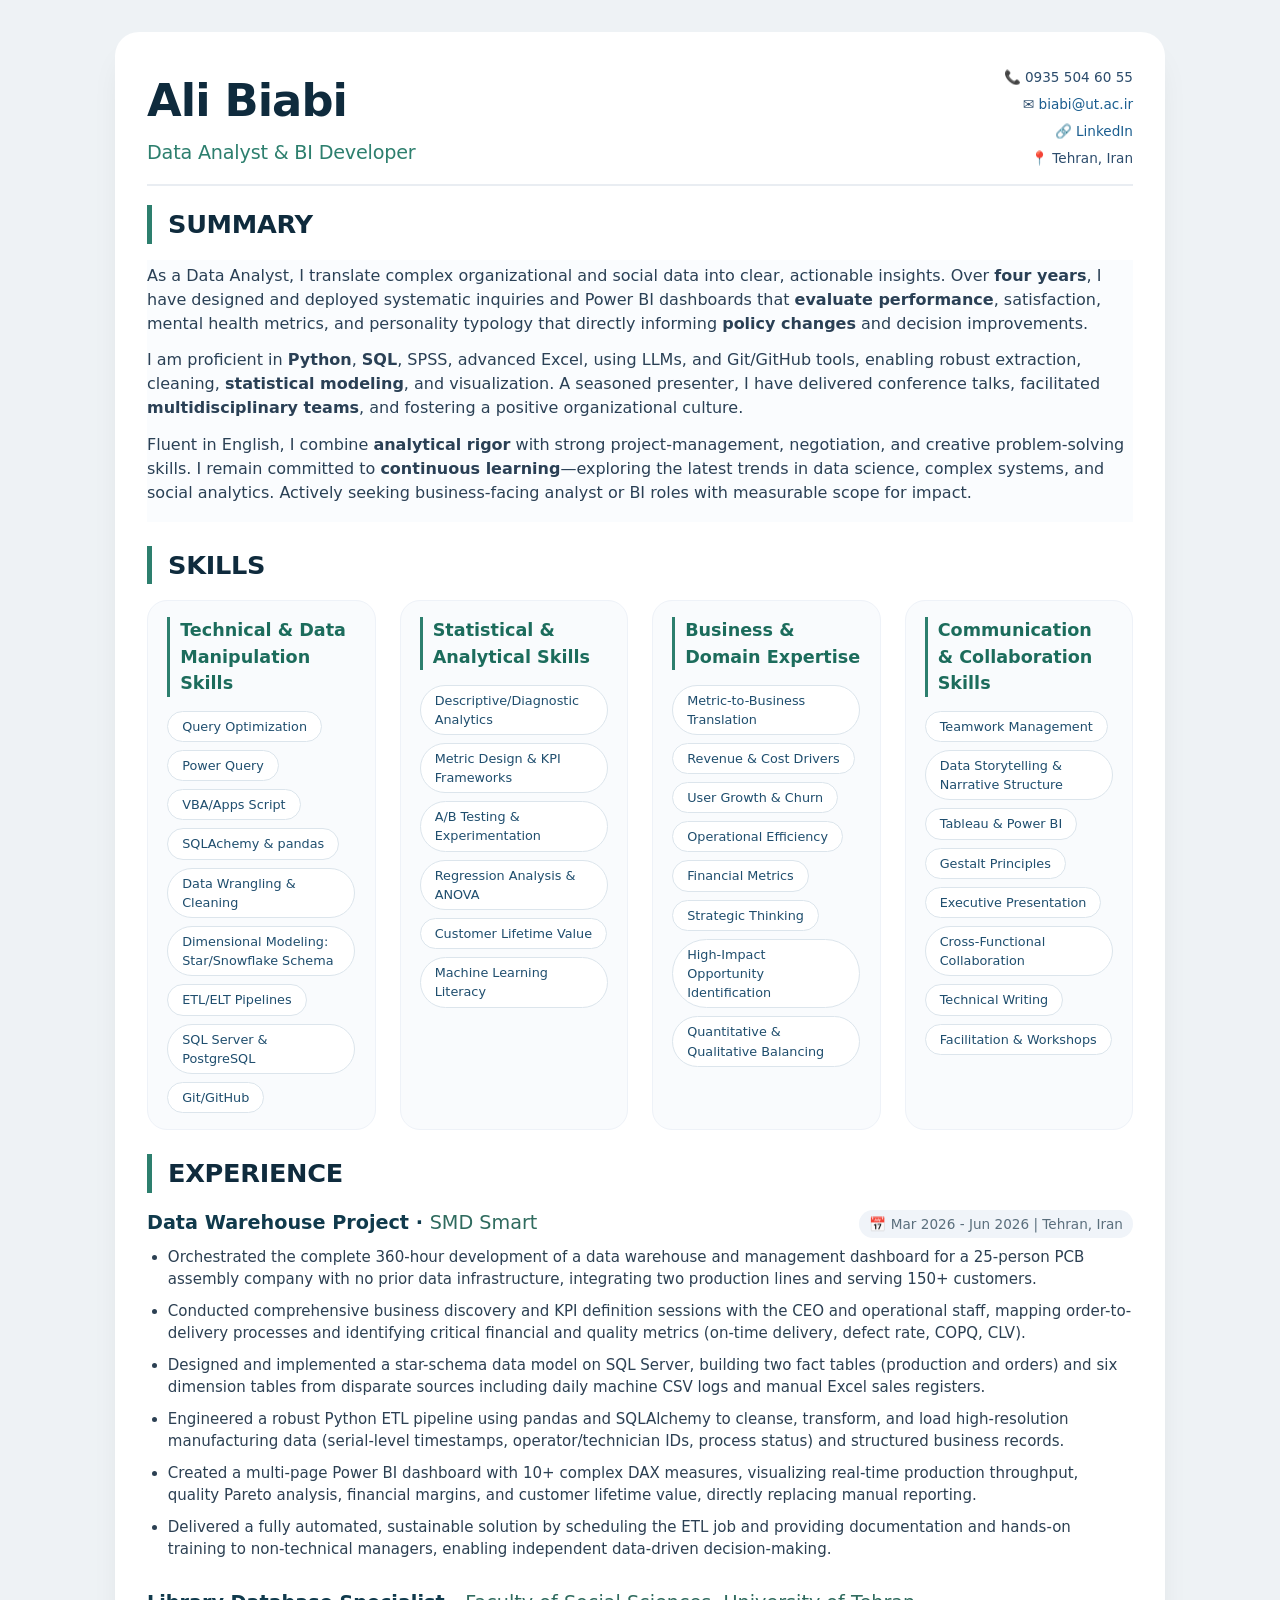
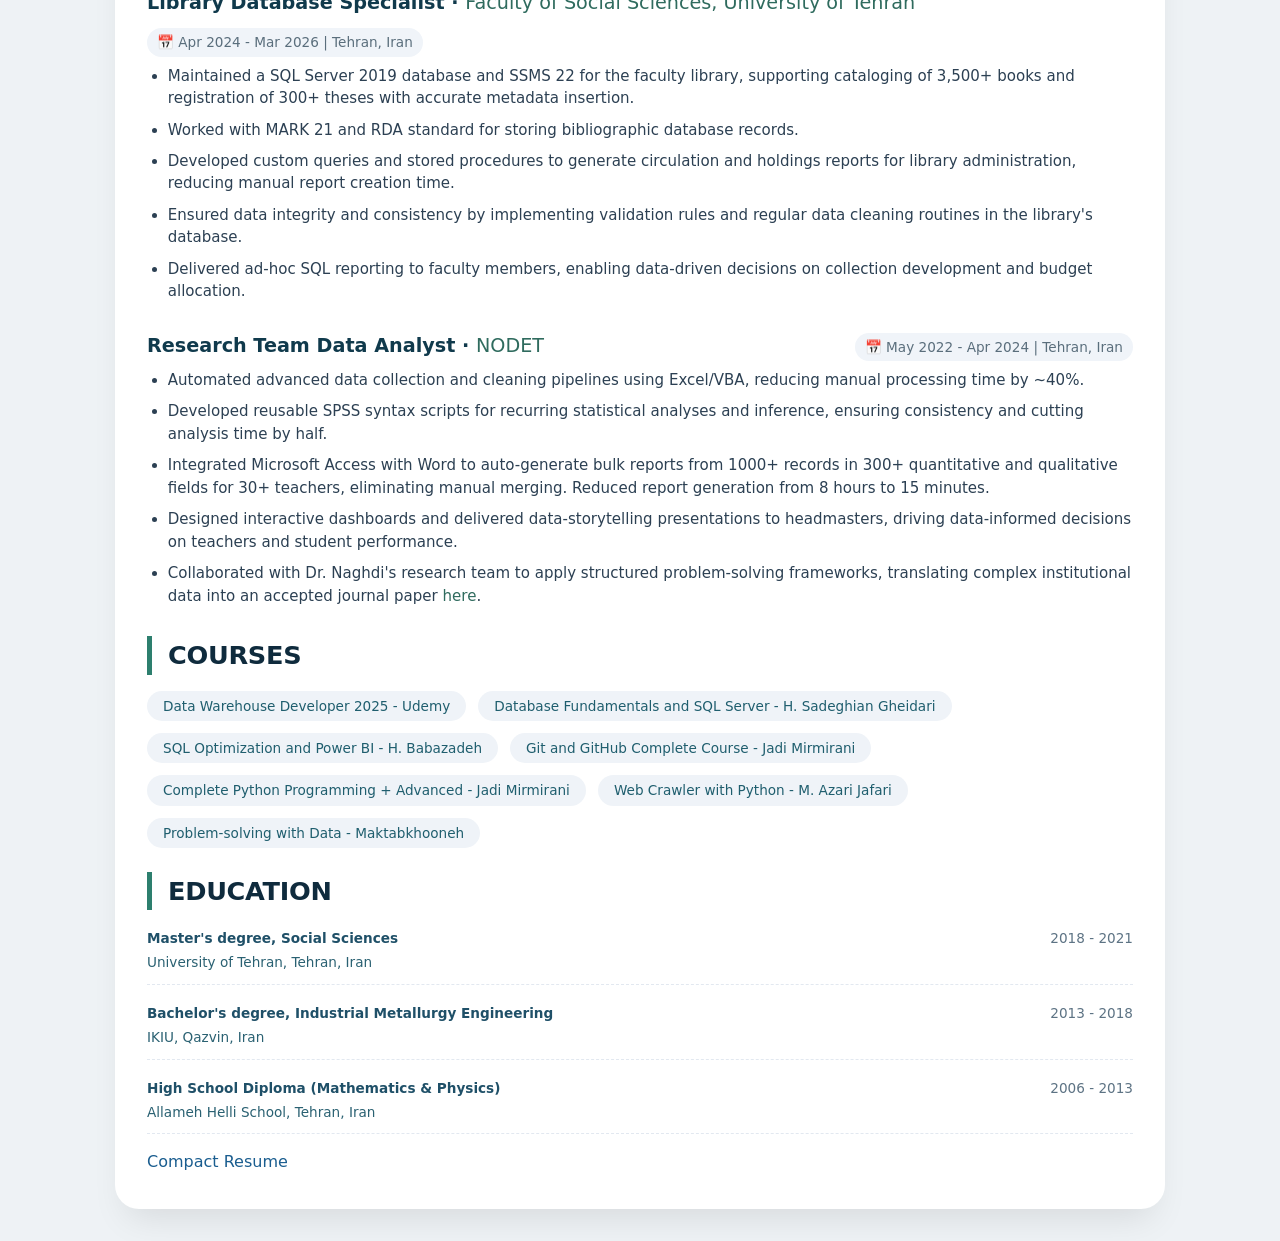
<file: index.html>
<!DOCTYPE html>
<html lang="en">
<head>
  <meta charset="UTF-8">
  <meta name="viewport" content="width=device-width, initial-scale=1.0, maximum-scale=1.0, user-scalable=yes">
  <title>Ali Biabi - Resume</title>
  <link rel="stylesheet" href="style.css">
</head>
<body>
<div class="resume">
  <div class="resume-inner">

    <!-- Header -->
    <div class="header-row">
      <div class="name-title">
          <h1>Ali Biabi</h1>
          <div class="job-subtitle">Data Analyst &amp; BI Developer </div>
      </div>
      <div class="contact-stack">
          <div class="contact-item">📞 0935 504 60 55</div>
          <div class="contact-item">✉️ <a href="mailto:biabi@ut.ac.ir">biabi@ut.ac.ir</a></div>
          <div class="contact-item">🔗 <a href="https://www.linkedin.com/in/ali-biabi-7366581a4" target="_blank" rel="noopener">LinkedIn</a></div>
          <div class="contact-item">📍 Tehran, Iran</div>
      </div>
    </div>

    <!-- SUMMARY -->
    <h2>SUMMARY</h2>
    <div class="summary-text">
      <p>As a Data Analyst, I translate complex organizational and social data into clear, actionable insights. Over <strong>four years</strong>, I have designed and deployed systematic inquiries and Power BI dashboards that <strong>evaluate performance</strong>, satisfaction, mental health metrics, and personality typology that directly informing <strong>policy changes</strong> and decision improvements.</p>
      <p>I am proficient in <strong>Python</strong>, <strong>SQL</strong>, SPSS, advanced Excel, using LLMs, and Git/GitHub tools, enabling robust extraction, cleaning, <strong>statistical modeling</strong>, and visualization. A seasoned presenter, I have delivered conference talks, facilitated <strong>multidisciplinary teams</strong>, and fostering a positive organizational culture.</p>
      <p>Fluent in English, I combine <strong>analytical rigor</strong> with strong project-management, negotiation, and creative problem-solving skills. I remain committed to <strong>continuous learning</strong>—exploring the latest trends in data science, complex systems, and social analytics. Actively seeking business-facing analyst or BI roles with measurable scope for impact.</p>
    </div>

    <!-- SKILLS Section (4 categories) -->
    <h2>SKILLS</h2>
    <div class="skills-grid">

      <div class="skill-category">
        <h4>Technical &amp; Data Manipulation Skills</h4>
        <div class="skill-tags">
          <span class="skill-tag">Query Optimization</span>
          <span class="skill-tag">Power Query</span><span class="skill-tag">VBA/Apps Script</span>
          <span class="skill-tag">SQLAchemy &amp; pandas</span>
          <span class="skill-tag">Data Wrangling &amp; Cleaning</span>
          <span class="skill-tag">Dimensional Modeling: Star/Snowflake Schema</span>
          <span class="skill-tag">ETL/ELT Pipelines</span>
          <span class="skill-tag">SQL Server &amp; PostgreSQL</span>            
          <span class="skill-tag">Git/GitHub</span>
        </div>
      </div>

      <div class="skill-category">
        <h4>Statistical &amp; Analytical Skills</h4>
        <div class="skill-tags">
          <span class="skill-tag">Descriptive/Diagnostic Analytics</span>
          <span class="skill-tag">Metric Design &amp; KPI Frameworks</span>
          <span class="skill-tag">A/B Testing &amp; Experimentation</span>
          <span class="skill-tag">Regression Analysis &amp; ANOVA</span>
          <span class="skill-tag">Customer Lifetime Value</span>
          <span class="skill-tag">Machine Learning Literacy</span>
        </div>
      </div>

      <div class="skill-category">
        <h4>Business &amp; Domain Expertise</h4>
        <div class="skill-tags">
          <span class="skill-tag">Metric-to-Business Translation</span>
          <span class="skill-tag">Revenue &amp; Cost Drivers</span><span class="skill-tag">User Growth &amp; Churn</span><span class="skill-tag">Operational Efficiency</span>
          <span class="skill-tag">Financial Metrics</span>
          <span class="skill-tag">Strategic Thinking</span>
          <span class="skill-tag">High-Impact Opportunity Identification</span>
          <span class="skill-tag">Quantitative &amp; Qualitative Balancing</span>
        </div>
      </div>

      <div class="skill-category">
        <h4>Communication &amp; Collaboration Skills</h4>
        <div class="skill-tags">
          <span class="skill-tag">Teamwork Management</span>
          <span class="skill-tag">Data Storytelling &amp; Narrative Structure</span>
          <span class="skill-tag">Tableau &amp; Power BI</span><span class="skill-tag">Gestalt Principles</span>
          <span class="skill-tag">Executive Presentation</span>
          <span class="skill-tag">Cross-Functional Collaboration</span>
          <span class="skill-tag">Technical Writing</span>
          <span class="skill-tag">Facilitation &amp; Workshops</span>
        </div>
      </div>
    </div>

    <!-- EXPERIENCE Section -->
    <h2>EXPERIENCE</h2>

    <div class="job">
      <div class="job-header">
        <div class="job-title">Data Warehouse Project · <span class="job-company">SMD Smart</span></div>
        <div class="job-meta">📅 Mar 2026 - Jun 2026 | Tehran, Iran</div>
      </div>
      <ul>
        <li>Orchestrated the complete 360-hour development of a data warehouse and management dashboard for a 25-person PCB assembly company with no prior data infrastructure, integrating two production lines and serving 150+ customers.</li>
        <li>Conducted comprehensive business discovery and KPI definition sessions with the CEO and operational staff, mapping order-to-delivery processes and identifying critical financial and quality metrics (on-time delivery, defect rate, COPQ, CLV).</li>
        <li>Designed and implemented a star-schema data model on SQL Server, building two fact tables (production and orders) and six dimension tables from disparate sources including daily machine CSV logs and manual Excel sales registers.</li>
        <li>Engineered a robust Python ETL pipeline using pandas and SQLAlchemy to cleanse, transform, and load high-resolution manufacturing data (serial-level timestamps, operator/technician IDs, process status) and structured business records.</li>
        <li>Created a multi-page Power BI dashboard with 10+ complex DAX measures, visualizing real-time production throughput, quality Pareto analysis, financial margins, and customer lifetime value, directly replacing manual reporting.</li>
        <li>Delivered a fully automated, sustainable solution by scheduling the ETL job and providing documentation and hands-on training to non-technical managers, enabling independent data-driven decision-making.</li>
      </ul>
    </div>
    

    <div class="job">
      <div class="job-header">
        <div class="job-title">Library Database Specialist · <span class="job-company">Faculty of Social Sciences, University of Tehran</span></div>
        <div class="job-meta">📅 Apr 2024 - Mar 2026 | Tehran, Iran</div>
      </div>
      <ul>
        <li>Maintained a SQL Server 2019 database and SSMS 22 for the faculty library, supporting cataloging of 3,500+ books and registration of 300+ theses with accurate metadata insertion.</li>
        <li>Worked with MARK 21 and RDA standard for storing bibliographic database records.</li>
        <li>Developed custom queries and stored procedures to generate circulation and holdings reports for library administration, reducing manual report creation time.</li>
        <li>Ensured data integrity and consistency by implementing validation rules and regular data cleaning routines in the library's database.</li>
        <li>Delivered ad-hoc SQL reporting to faculty members, enabling data-driven decisions on collection development and budget allocation.</li>
      </ul>
    </div>

    <div class="job">
      <div class="job-header">
        <div class="job-title">Research Team Data Analyst · <span class="job-company">NODET</span></div>
        <div class="job-meta">📅 May 2022 - Apr 2024 | Tehran, Iran</div>
      </div>
      <ul>
        <li>Automated advanced data collection and cleaning pipelines using Excel/VBA, reducing manual processing time by ~40%.</li>
        <li>Developed reusable SPSS syntax scripts for recurring statistical analyses and inference, ensuring consistency and cutting analysis time by half.</li>
        <li>Integrated Microsoft Access with Word to auto-generate bulk reports from 1000+ records in 300+ quantitative and qualitative fields for 30+ teachers, eliminating manual merging. Reduced report generation from 8 hours to 15 minutes.</li>
        <li>Designed interactive dashboards and delivered data-storytelling presentations to headmasters, driving data-informed decisions on teachers and student performance.</li>
        <li>Collaborated with Dr. Naghdi's research team to apply structured problem-solving frameworks, translating complex institutional data into an accepted journal paper <a href="https://qjsd.atu.ac.ir/article_13149.html">here</a>.</li>
      </ul>
    </div>

    <!-- KEY ACHIEVEMENTS -->
    <!--<h2>KEY ACHIEVEMENTS</h2>

    <div class="achievements-grid">
      <div class="achievement-item">
        <div class="achievement-title">Coreless Banking Architecture Transition</div>
        <div class="achievement-desc">Supported Dotin's transition toward a coreless architecture, enabling operational services (billing, profit calculation) directly from the data warehouse. Key role in optimizing algorithmic processes.</div>
      </div>
      <div class="achievement-item">
        <div class="achievement-title">Mentored Junior Developers</div>
        <div class="achievement-desc">Trained and supported junior developers as a Technical Lead, improving team efficiency and delivery quality through code reviews and knowledge sharing.</div>
      </div>
      <div class="achievement-item">
        <div class="achievement-title">Enhanced Data Quality</div>
        <div class="achievement-desc">Led work that reduced data inconsistencies, improving overall data quality and accuracy across critical reporting systems.</div>
      </div>
      <div class="achievement-item">
        <div class="achievement-title">Intensive Backend Self-Study (Java & Spring Boot)</div>
        <div class="achievement-desc">Completed 4 months of focused self-study in Java and Spring Boot, finishing complete training courses with hands-on coding - Core Java, OOP, Advanced topics, Spring Boot fundamentals, and REST API development.</div>
      </div>
    </div>-->

    <!-- COURSES -->
    <h2>COURSES</h2>

    <div class="courses-list">
      <span class="course-badge">Data Warehouse Developer 2025 - Udemy</span>
      <span class="course-badge">Database Fundamentals and SQL Server - H. Sadeghian Gheidari</span>
      <span class="course-badge">SQL Optimization and Power BI - H. Babazadeh</span>
      <span class="course-badge">Git and GitHub Complete Course - Jadi Mirmirani</span>
      <span class="course-badge">Complete Python Programming + Advanced - Jadi Mirmirani</span>
      <span class="course-badge">Web Crawler with Python - M. Azari Jafari</span>
      <span class="course-badge">Problem-solving with Data - Maktabkhooneh</span>
    </div>

    <!-- EDUCATION -->
    <h2>EDUCATION</h2>

    <div class="education-item">
      <div><span class="edu-degree">Master's degree, Social Sciences</span><br><span class="edu-school">University of Tehran, Tehran, Iran</span></div>
      <div class="edu-date">2018 - 2021</div>
    </div>

    <div class="education-item">
      <div><span class="edu-degree">Bachelor's degree, Industrial Metallurgy Engineering</span><br><span class="edu-school">IKIU, Qazvin, Iran</span></div>
      <div class="edu-date">2013 - 2018</div>
    </div>

    <div class="education-item">
      <div><span class="edu-degree">High School Diploma (Mathematics & Physics)</span><br><span class="edu-school">Allameh Helli School, Tehran, Iran</span></div>
      <div class="edu-date">2006 - 2013</div>
    </div>

    <div class="contact-item"><a href="ila_resume.html">Compact Resume</a></div>

  </div>
</div>
</body>
</html>
</file>
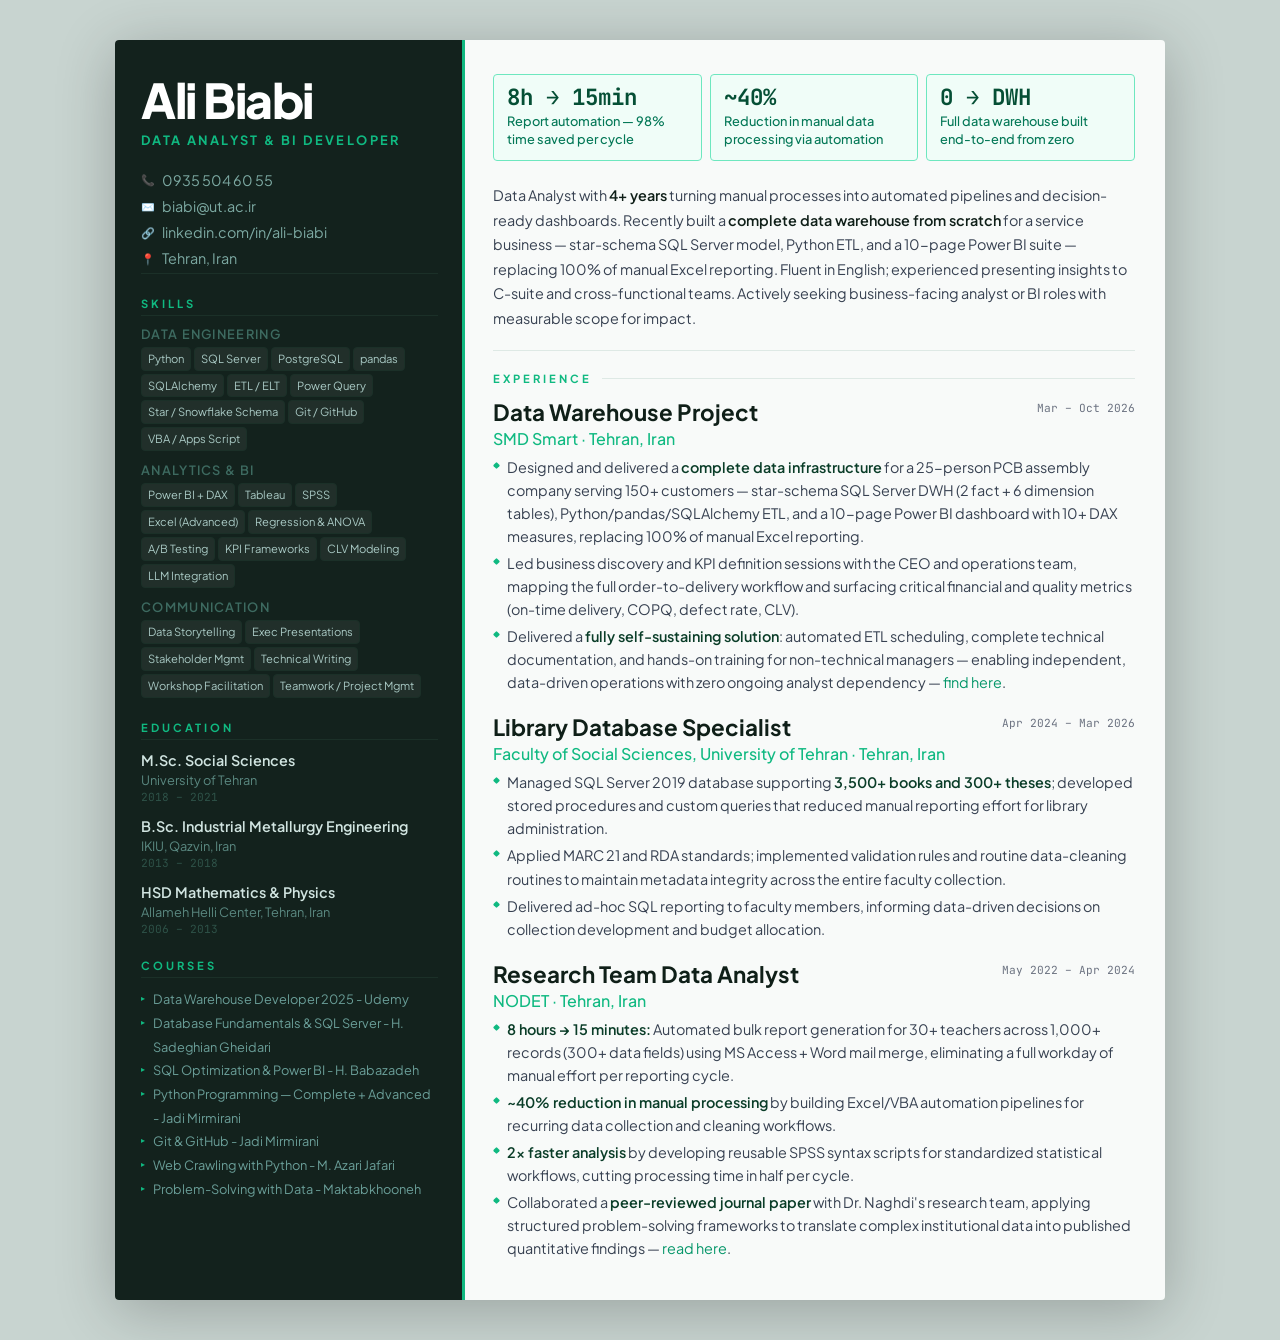
<file: ila_resume.html>
<!DOCTYPE html>
<html lang="en">
<head>
  <meta charset="UTF-8">
  <meta name="viewport" content="width=device-width, initial-scale=1.0">
  <title>Ali Biabi — Data Analyst &amp; BI Developer</title>
  <link rel="preconnect" href="https://fonts.googleapis.com">
  <link rel="preconnect" href="https://fonts.gstatic.com" crossorigin>
  <link href="https://fonts.googleapis.com/css2?family=Plus+Jakarta+Sans:ital,wght@0,300;0,400;0,500;0,600;0,700;0,800;1,400&family=JetBrains+Mono:wght@500;700&display=swap" rel="stylesheet">
  <style>
    *, *::before, *::after { box-sizing: border-box; margin: 0; padding: 0; }

    body {
      font-family: 'Plus Jakarta Sans', -apple-system, BlinkMacSystemFont, sans-serif;
      background: #C8D4D0;
      min-height: 100vh;
      display: flex;
      justify-content: center;
      align-items: flex-start;
      padding: 40px 20px;
    }

    .page {
      width: 1050px;
      max-width: 100%;
      display: flex;
      min-height: 1260px;
      background: #F8FAF9;
      box-shadow: 0 10px 60px rgba(0,0,0,0.24);
      border-radius: 4px;
      overflow: hidden;
    }

    /* __________ SIDEBAR __________ */
    .sidebar {
      width: 350px;
      flex-shrink: 0;
      background: #13221D;
      border-right: 3px solid #10B981;
      padding: 36px 24px 36px 26px;
      display: flex;
      flex-direction: column;
      gap: 22px;
    }

    .name-block h1 {
      font-size: 3rem;
      font-weight: 800;
      color: #FFFFFF;
      letter-spacing: -1.5px;
      line-height: 1;
    }

    .name-block .role-tag {
      font-size: 0.8rem;
      font-weight: 700;
      letter-spacing: 2.4px;
      text-transform: uppercase;
      color: #10B981;
      margin-top: 8px;
    }

    /* Contact */
    .contact-list {
      display: flex;
      flex-direction: column;
      gap: 6px;
      padding-bottom: 4px;
      border-bottom: 1px solid #1B3028;
    }

    .contact-item {
      font-size: 0.9rem;
      color: #7DAAA3;
      display: flex;
      align-items: center;
      gap: 7px;
      line-height: 1.4;
    }

    .contact-item a { color: #7DAAA3; text-decoration: none; }
    .contact-item a:hover { color: #10B981; }

    .c-icon { width: 14px; flex-shrink: 0; text-align: center; font-size: 11px; }

    /* Sidebar section label */
    .s-label {
      font-size: 0.7rem;
      font-weight: 700;
      letter-spacing: 3px;
      text-transform: uppercase;
      color: #10B981;
      margin-bottom: 10px;
      padding-bottom: 5px;
      border-bottom: 1px solid #1B3028;
    }

    /* Skill groups */
    .skill-group { margin-bottom: 11px; }
    .skill-group:last-child { margin-bottom: 0; }

    .skill-group-name {
      font-size: 0.8rem;
      font-weight: 600;
      color: #3D6A60;
      text-transform: uppercase;
      letter-spacing: 1.3px;
      margin-bottom: 5px;
    }

    .pills { display: flex; flex-wrap: wrap; gap: 3px; }

    .pill {
      font-size: 0.7rem;
      color: #A8C8C3;
      background: rgba(255,255,255,0.06);
      border: 1px solid #1B3028;
      border-radius: 4px;
      padding: 2px 6px;
      line-height: 1.6;
    }

    /* Education */
    .edu-item { margin-bottom: 12px; }
    .edu-item:last-child { margin-bottom: 0; }

    .edu-degree {
      font-size: 0.9rem;
      font-weight: 600;
      color: #D0E4E0;
      line-height: 1.4;
    }

    .edu-school {
      font-size: 0.8rem;
      color: #5A8880;
      margin-top: 2px;
    }

    .edu-year {
      font-family: 'JetBrains Mono', monospace;
      font-size: 0.7rem;
      color: #2E5248;
      margin-top: 2px;
    }

    /* Courses */
    .course-line {
      font-size: 0.8rem;
      color: #6A9E98;
      line-height: 1.85;
      padding-left: 12px;
      position: relative;
    }

    .course-line::before {
      content: '▸';
      position: absolute;
      left: 0;
      color: #10B981;
      font-size: 8px;
      top: 3px;
    }

    /* __________ MAIN __________ */
    .main {
      flex: 1;
      padding: 34px 30px 36px 28px;
      display: flex;
      flex-direction: column;
    }

    /* Impact Strip */
    .impact-strip {
      display: grid;
      grid-template-columns: repeat(3, 1fr);
      gap: 8px;
      margin-bottom: 22px;
    }

    .metric {
      background: #F0FDF8;
      border: 1px solid #6EE7BF;
      border-radius: 4px;
      padding: 11px 13px;
    }

    .metric-num {
      font-family: 'JetBrains Mono', monospace;
      font-size: 1.4rem;
      font-weight: 700;
      color: #054F35;
      line-height: 1;
      white-space: nowrap;
    }

    .metric-desc {
      font-size: 0.8rem;
      color: #047857;
      font-weight: 500;
      margin-top: 5px;
      line-height: 1.4;
    }

    /* Summary */
    .summary {
      font-size: 0.9rem;
      color: #374151;
      line-height: 1.7;
      margin-bottom: 20px;
      padding-bottom: 20px;
      border-bottom: 1px solid #DEE9E5;
    }

    .summary strong {
      color: #0F1F18;
      font-weight: 600;
    }

    /* Section header */
    .section-head {
      font-size: 0.7rem;
      font-weight: 700;
      letter-spacing: 3px;
      text-transform: uppercase;
      color: #10B981;
      margin-bottom: 14px;
      display: flex;
      align-items: center;
      gap: 10px;
    }

    .section-head::after {
      content: '';
      flex: 1;
      height: 1px;
      background: #DEE9E5;
    }

    /* Jobs */
    .job { margin-bottom: 20px; }
    .job:last-child { margin-bottom: 0; }

    .job-top {
      display: flex;
      justify-content: space-between;
      align-items: flex-start;
      gap: 8px;
      margin-bottom: 7px;
    }

    .job-name {
      font-size: 1.4rem;
      font-weight: 700;
      color: #0F1F18;
      line-height: 1.2;
    }

    .job-company {
      font-size: 1rem;
      font-weight: 500;
      color: #10B981;
      margin-top: 2px;
    }

    .job-period {
      font-family: 'JetBrains Mono', monospace;
      font-size: 0.7rem;
      color: #6B7280;
      white-space: nowrap;
      flex-shrink: 0;
      padding-top: 2px;
    }

    /* Bullets */
    .job-bullets {
      list-style: none;
      display: flex;
      flex-direction: column;
      gap: 4px;
    }

    .job-bullets li {
      font-size: 0.9rem;
      color: #374151;
      line-height: 1.6;
      padding-left: 14px;
      position: relative;
    }

    .job-bullets li::before {
      content: '';
      position: absolute;
      left: 1px;
      top: 7px;
      width: 5px;
      height: 5px;
      background: #10B981;
      border-radius: 1px;
      transform: rotate(45deg);
    }

    .job-bullets li strong {
      color: #0A3D28;
      font-weight: 600;
    }

    .job-bullets li a {
      color: #059669;
      text-decoration: none;
    }

    .job-bullets li a:hover { text-decoration: underline; }

    /* __________ PRINT __________ */
    @media print {
      body { background: white; padding: 0; }
      .page { box-shadow: none; border-radius: 0; width: 100%; }
    }

    @media (max-width: 800px) {
      body { padding: 0; }
      .page { flex-direction: column; border-radius: 0; }
      .sidebar { width: 100%; border-right: none; border-bottom: 3px solid #10B981; }
      .impact-strip { grid-template-columns: 1fr 1fr 1fr; }
    }
  </style>
</head>
<body>
<div class="page">

  <!-- __________ SIDEBAR __________ -->
  <aside class="sidebar">

    <div class="name-block">
      <h1>Ali Biabi</h1>
      <div class="role-tag">Data Analyst &amp; BI Developer</div>
    </div>

    <div class="contact-list">
      <div class="contact-item"><span class="c-icon">📞</span>0935 504 60 55</div>
      <div class="contact-item"><span class="c-icon">✉️</span><a href="mailto:biabi@ut.ac.ir">biabi@ut.ac.ir</a></div>
      <div class="contact-item"><span class="c-icon">🔗</span><a href="https://www.linkedin.com/in/ali-biabi-7366581a4" target="_blank" rel="noopener">linkedin.com/in/ali-biabi</a></div>
      <div class="contact-item"><span class="c-icon">📍</span>Tehran, Iran</div>
    </div>

    <!-- SKILLS -->
    <div>
      <div class="s-label">Skills</div>

      <div class="skill-group">
        <div class="skill-group-name">Data Engineering</div>
        <div class="pills">
          <span class="pill">Python</span>
          <span class="pill">SQL Server</span>
          <span class="pill">PostgreSQL</span>
          <span class="pill">pandas</span>
          <span class="pill">SQLAlchemy</span>
          <span class="pill">ETL / ELT</span>
          <span class="pill">Power Query</span>
          <span class="pill">Star / Snowflake Schema</span>
          <span class="pill">Git / GitHub</span>
          <span class="pill">VBA / Apps Script</span>
        </div>
      </div>

      <div class="skill-group">
        <div class="skill-group-name">Analytics &amp; BI</div>
        <div class="pills">
          <span class="pill">Power BI + DAX</span>
          <span class="pill">Tableau</span>
          <span class="pill">SPSS</span>
          <span class="pill">Excel (Advanced)</span>
          <span class="pill">Regression &amp; ANOVA</span>
          <span class="pill">A/B Testing</span>
          <span class="pill">KPI Frameworks</span>
          <span class="pill">CLV Modeling</span>
          <span class="pill">LLM Integration</span>
        </div>
      </div>

      <div class="skill-group">
        <div class="skill-group-name">Communication</div>
        <div class="pills">
          <span class="pill">Data Storytelling</span>
          <span class="pill">Exec Presentations</span>
          <span class="pill">Stakeholder Mgmt</span>
          <span class="pill">Technical Writing</span>
          <span class="pill">Workshop Facilitation</span>
          <span class="pill">Teamwork / Project Mgmt</span>
        </div>
      </div>
    </div>

    <!-- EDUCATION -->
    <div>
      <div class="s-label">Education</div>

      <div class="edu-item">
        <div class="edu-degree">M.Sc. Social Sciences</div>
        <div class="edu-school">University of Tehran</div>
        <div class="edu-year">2018 – 2021</div>
      </div>

      <div class="edu-item">
        <div class="edu-degree">B.Sc. Industrial Metallurgy Engineering</div>
        <div class="edu-school">IKIU, Qazvin, Iran</div>
        <div class="edu-year">2013 – 2018</div>
      </div>

      <div class="edu-item">
        <div class="edu-degree">HSD Mathematics & Physics</div>
        <div class="edu-school">Allameh Helli Center, Tehran, Iran</div>
        <div class="edu-year">2006 – 2013</div>
      </div>
    </div>

    <!-- COURSES -->
    <div>
      <div class="s-label">Courses</div>

      <div class="course-line">Data Warehouse Developer 2025 - Udemy</div>
      <div class="course-line">Database Fundamentals &amp; SQL Server - H. Sadeghian Gheidari</div>
      <div class="course-line">SQL Optimization &amp; Power BI - H. Babazadeh</div>
      <div class="course-line">Python Programming — Complete + Advanced - Jadi Mirmirani</div>
      <div class="course-line">Git &amp; GitHub - Jadi Mirmirani</div>
      <div class="course-line">Web Crawling with Python - M. Azari Jafari</div>
      <div class="course-line">Problem-Solving with Data - Maktabkhooneh</div>
    </div>

  </aside>

  <!-- __________ MAIN __________ -->
  <main class="main">

    <!-- Impact Metrics -->
    <div class="impact-strip">
      <div class="metric">
        <div class="metric-num">8h → 15min</div>
        <div class="metric-desc">Report automation — 98% time saved per cycle</div>
      </div>
      <div class="metric">
        <div class="metric-num">~40%</div>
        <div class="metric-desc">Reduction in manual data processing via automation</div>
      </div>
      <div class="metric">
        <div class="metric-num">0 → DWH</div>
        <div class="metric-desc">Full data warehouse built end-to-end from zero</div>
      </div>
    </div>

    <!-- Summary -->
    <div class="summary">
      Data Analyst with <strong>4+ years</strong> turning manual processes into automated pipelines and decision-ready dashboards. Recently built a <strong>complete data warehouse from scratch</strong> for a service business — star-schema SQL Server model, Python ETL, and a 10-page Power BI suite — replacing 100% of manual Excel reporting. Fluent in English; experienced presenting insights to C-suite and cross-functional teams. Actively seeking business-facing analyst or BI roles with measurable scope for impact.
    </div>

    <!-- EXPERIENCE -->
    <h2 class="section-head">Experience</h2>

    <!-- Job 1 -->
    <div class="job">
      <div class="job-top">
        <div>
          <div class="job-name">Data Warehouse Project</div>
          <div class="job-company">SMD Smart · Tehran, Iran</div>
        </div>
        <div class="job-period">Mar – Oct 2026</div>
      </div>
      <ul class="job-bullets">
        <li>Designed and delivered a <strong>complete data infrastructure</strong> for a 25-person PCB assembly company serving 150+ customers — star-schema SQL Server DWH (2 fact + 6 dimension tables), Python/pandas/SQLAlchemy ETL, and a 10-page Power BI dashboard with 10+ DAX measures, replacing 100% of manual Excel reporting.</li>
        <li>Led business discovery and KPI definition sessions with the CEO and operations team, mapping the full order-to-delivery workflow and surfacing critical financial and quality metrics (on-time delivery, COPQ, defect rate, CLV).</li>
        <li>Delivered a <strong>fully self-sustaining solution</strong>: automated ETL scheduling, complete technical documentation, and hands-on training for non-technical managers — enabling independent, data-driven operations with zero ongoing analyst dependency — <a href="https://github.com/mabiabi/SMDsmart" target="_blank" rel="noopener">find here</a>.</li>
      </ul>
    </div>

    <!-- Job 2 -->
    <div class="job">
      <div class="job-top">
        <div>
          <div class="job-name">Library Database Specialist</div>
          <div class="job-company">Faculty of Social Sciences, University of Tehran · Tehran, Iran</div>
        </div>
        <div class="job-period">Apr 2024 – Mar 2026</div>
      </div>
      <ul class="job-bullets">
        <li>Managed SQL Server 2019 database supporting <strong>3,500+ books and 300+ theses</strong>; developed stored procedures and custom queries that reduced manual reporting effort for library administration.</li>
        <li>Applied MARC 21 and RDA standards; implemented validation rules and routine data-cleaning routines to maintain metadata integrity across the entire faculty collection.</li>
        <li>Delivered ad-hoc SQL reporting to faculty members, informing data-driven decisions on collection development and budget allocation.</li>
      </ul>
    </div>

    <!-- Job 3 -->
    <div class="job">
      <div class="job-top">
        <div>
          <div class="job-name">Research Team Data Analyst</div>
          <div class="job-company">NODET · Tehran, Iran</div>
        </div>
        <div class="job-period">May 2022 – Apr 2024</div>
      </div>
      <ul class="job-bullets">
        <li><strong>8 hours → 15 minutes:</strong> Automated bulk report generation for 30+ teachers across 1,000+ records (300+ data fields) using MS Access + Word mail merge, eliminating a full workday of manual effort per reporting cycle.</li>
        <li><strong>~40% reduction in manual processing</strong> by building Excel/VBA automation pipelines for recurring data collection and cleaning workflows.</li>
        <li><strong>2× faster analysis</strong> by developing reusable SPSS syntax scripts for standardized statistical workflows, cutting processing time in half per cycle.</li>
        <li>Collaborated a <strong>peer-reviewed journal paper</strong> with Dr. Naghdi's research team, applying structured problem-solving frameworks to translate complex institutional data into published quantitative findings — <a href="https://qjsd.atu.ac.ir/article_13149.html" target="_blank" rel="noopener">read here</a>.</li>
      </ul>
    </div>

  </main>
</div>
</body>
</html>
</file>
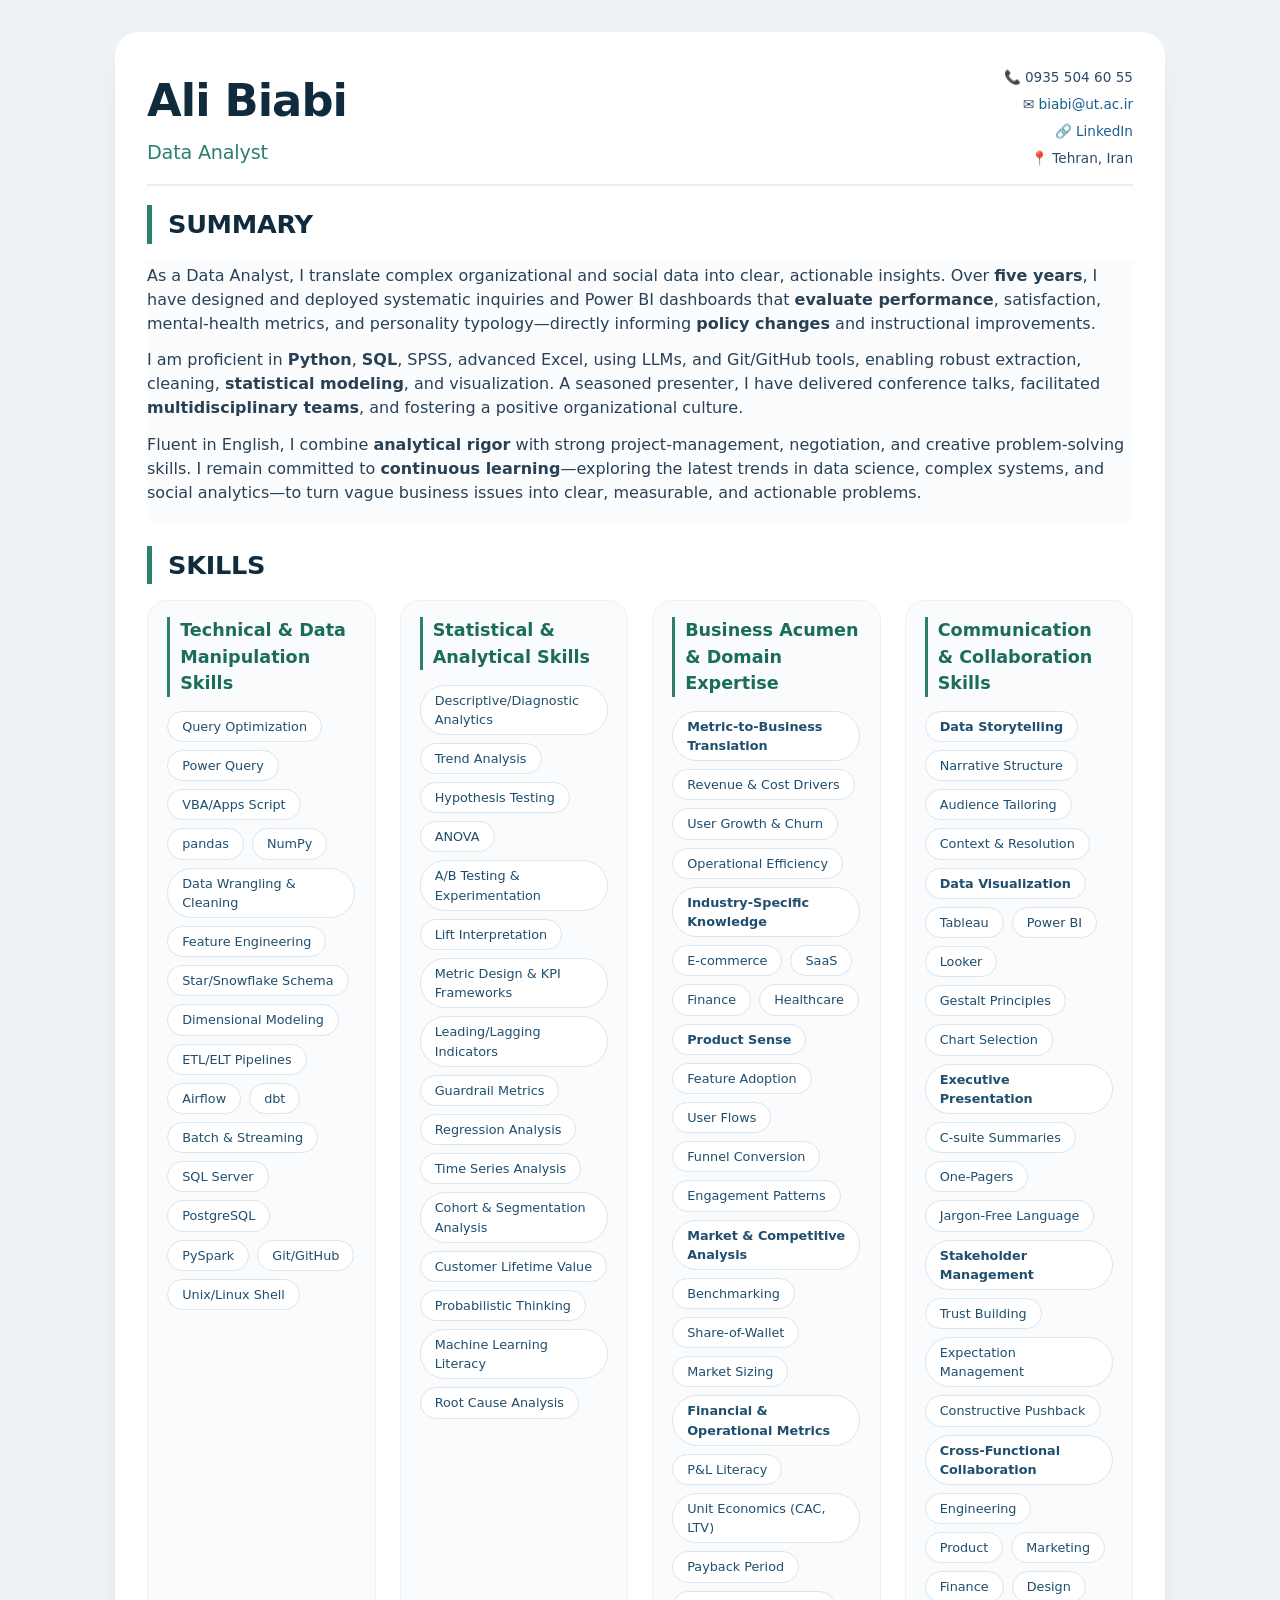
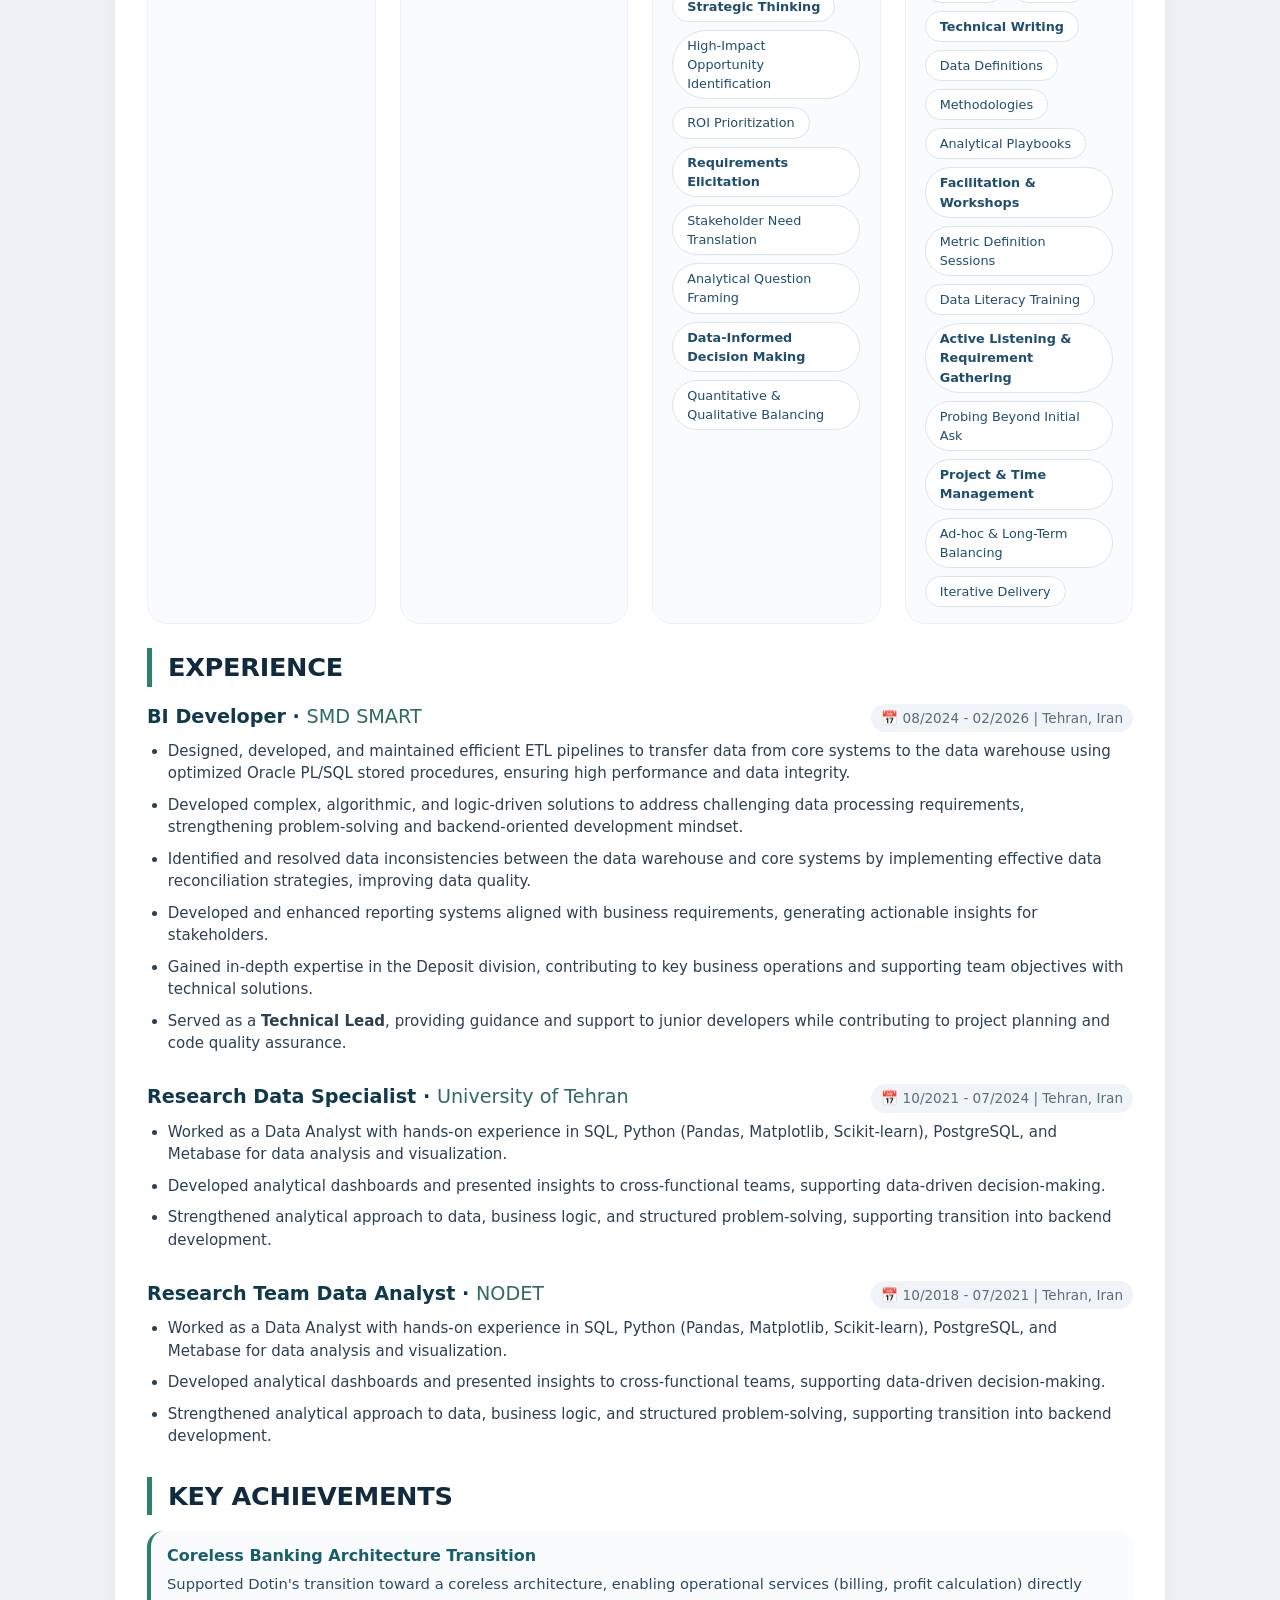
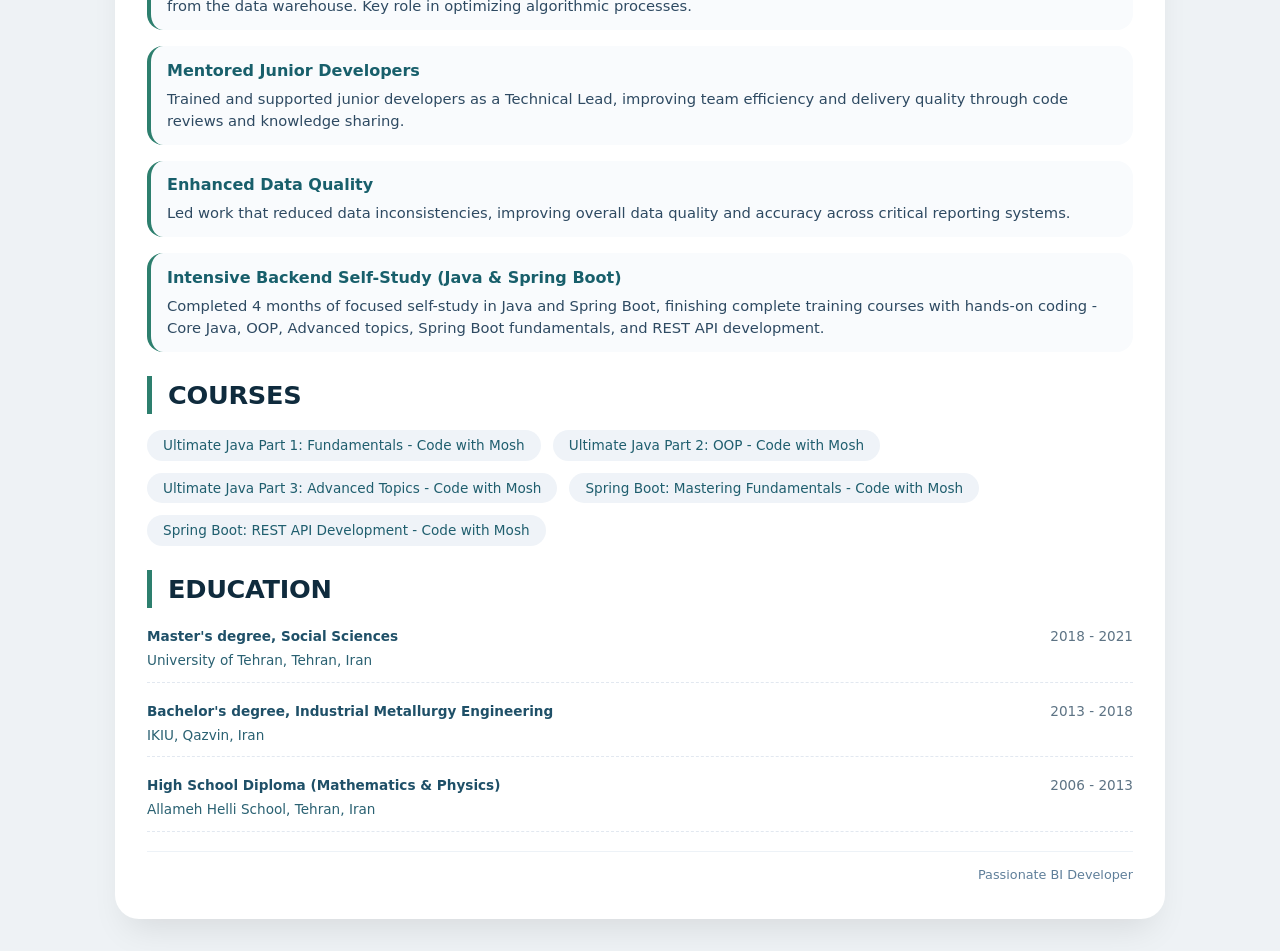
<file: resume.html>
<!DOCTYPE html>
<html lang="en">
<head>
  <meta charset="UTF-8">
  <meta name="viewport" content="width=device-width, initial-scale=1.0, maximum-scale=1.0, user-scalable=yes">
  <title>Ali Biabi - Data Analyst Resume</title>
  <link rel="stylesheet" href="style.css">
</head>
<body>
<div class="resume">
  <div class="resume-inner">

    <!-- Header -->
    <div class="header-row">
      <div class="name-title">
          <h1>Ali Biabi</h1>
          <div class="job-subtitle">Data Analyst</div>
      </div>
      <div class="contact-stack">
          <div class="contact-item">📞 0935 504 60 55</div>
          <div class="contact-item">✉️ <a href="mailto:biabi@ut.ac.ir">biabi@ut.ac.ir</a></div>
          <div class="contact-item">🔗 <a href="https://www.linkedin.com/in/ali-biabi-7366581a4" target="_blank" rel="noopener">LinkedIn</a></div>
          <div class="contact-item">📍 Tehran, Iran</div>
      </div>
    </div>

    <!-- SUMMARY -->
    <h2>SUMMARY</h2>
    <div class="summary-text">
      <p>As a Data Analyst, I translate complex organizational and social data into clear, actionable insights. Over <strong>five years</strong>, I have designed and deployed systematic inquiries and Power BI dashboards that <strong>evaluate performance</strong>, satisfaction, mental-health metrics, and personality typology—directly informing <strong>policy changes</strong> and instructional improvements.</p>
      <p>I am proficient in <strong>Python</strong>, <strong>SQL</strong>, SPSS, advanced Excel, using LLMs, and Git/GitHub tools, enabling robust extraction, cleaning, <strong>statistical modeling</strong>, and visualization. A seasoned presenter, I have delivered conference talks, facilitated <strong>multidisciplinary teams</strong>, and fostering a positive organizational culture.</p>
      <p>Fluent in English, I combine <strong>analytical rigor</strong> with strong project-management, negotiation, and creative problem-solving skills. I remain committed to <strong>continuous learning</strong>—exploring the latest trends in data science, complex systems, and social analytics—to turn vague business issues into clear, measurable, and actionable problems.</p>
    </div>

    <!-- SKILLS Section (4 categories) -->
    <h2>SKILLS</h2>
    <div class="skills-grid">

      <div class="skill-category">
        <h4>Technical &amp; Data Manipulation Skills</h4>
        <div class="skill-tags">
            <span class="skill-tag">Query Optimization</span>
            <span class="skill-tag">Power Query</span><span class="skill-tag">VBA/Apps Script</span>
            <span class="skill-tag">pandas</span><span class="skill-tag">NumPy</span>
          <span class="skill-tag">Data Wrangling &amp; Cleaning</span>
            <span class="skill-tag">Feature Engineering</span>
            <span class="skill-tag">Star/Snowflake Schema</span><span class="skill-tag">Dimensional Modeling</span>
          <span class="skill-tag">ETL/ELT Pipelines</span>
            <span class="skill-tag">Airflow</span><span class="skill-tag">dbt</span><span class="skill-tag">Batch &amp; Streaming</span>
          <span class="skill-tag">SQL Server</span>
            <span class="skill-tag">PostgreSQL</span>
          <span class="skill-tag">PySpark</span>
            
          <span class="skill-tag">Git/GitHub</span>
            
          <span class="skill-tag">Unix/Linux Shell</span>
            
        </div>
      </div>

      <div class="skill-category">
        <h4>Statistical &amp; Analytical Skills</h4>
        <div class="skill-tags">
          <span class="skill-tag">Descriptive/Diagnostic Analytics</span>
            <span class="skill-tag">Trend Analysis</span>
          <span class="skill-tag">Hypothesis Testing</span>
            <span class="skill-tag">ANOVA</span>
          <span class="skill-tag">A/B Testing &amp; Experimentation</span>
            <span class="skill-tag">Lift Interpretation</span>
          <span class="skill-tag">Metric Design &amp; KPI Frameworks</span>
            <span class="skill-tag">Leading/Lagging Indicators</span><span class="skill-tag">Guardrail Metrics</span>
          <span class="skill-tag">Regression Analysis</span>
          <span class="skill-tag">Time Series Analysis</span>
          <span class="skill-tag">Cohort &amp; Segmentation Analysis</span>
            <span class="skill-tag">Customer Lifetime Value</span>
          <span class="skill-tag">Probabilistic Thinking</span>
          <span class="skill-tag">Machine Learning Literacy</span>
          <span class="skill-tag">Root Cause Analysis</span>
        </div>
      </div>

      <div class="skill-category">
        <h4>Business Acumen &amp; Domain Expertise</h4>
        <div class="skill-tags">
          <span class="skill-tag"><strong>Metric-to-Business Translation</strong></span>
            <span class="skill-tag">Revenue &amp; Cost Drivers</span><span class="skill-tag">User Growth &amp; Churn</span><span class="skill-tag">Operational Efficiency</span>
          <span class="skill-tag"><strong>Industry-Specific Knowledge</strong></span>
            <span class="skill-tag">E-commerce</span><span class="skill-tag">SaaS</span><span class="skill-tag">Finance</span><span class="skill-tag">Healthcare</span>
          <span class="skill-tag"><strong>Product Sense</strong></span>
            <span class="skill-tag">Feature Adoption</span><span class="skill-tag">User Flows</span><span class="skill-tag">Funnel Conversion</span><span class="skill-tag">Engagement Patterns</span>
          <span class="skill-tag"><strong>Market &amp; Competitive Analysis</strong></span>
            <span class="skill-tag">Benchmarking</span><span class="skill-tag">Share-of-Wallet</span><span class="skill-tag">Market Sizing</span>
          <span class="skill-tag"><strong>Financial &amp; Operational Metrics</strong></span>
            <span class="skill-tag">P&amp;L Literacy</span><span class="skill-tag">Unit Economics (CAC, LTV)</span><span class="skill-tag">Payback Period</span>
          <span class="skill-tag"><strong>Strategic Thinking</strong></span>
            <span class="skill-tag">High-Impact Opportunity Identification</span><span class="skill-tag">ROI Prioritization</span>
          <span class="skill-tag"><strong>Requirements Elicitation</strong></span>
            <span class="skill-tag">Stakeholder Need Translation</span><span class="skill-tag">Analytical Question Framing</span>
          <span class="skill-tag"><strong>Data-Informed Decision Making</strong></span>
            <span class="skill-tag">Quantitative &amp; Qualitative Balancing</span>
        </div>
      </div>

      <div class="skill-category">
        <h4>Communication &amp; Collaboration Skills</h4>
        <div class="skill-tags">
          <span class="skill-tag"><strong>Data Storytelling</strong></span>
            <span class="skill-tag">Narrative Structure</span><span class="skill-tag">Audience Tailoring</span><span class="skill-tag">Context &amp; Resolution</span>
          <span class="skill-tag"><strong>Data Visualization</strong></span>
            <span class="skill-tag">Tableau</span><span class="skill-tag">Power BI</span><span class="skill-tag">Looker</span><span class="skill-tag">Gestalt Principles</span><span class="skill-tag">Chart Selection</span>
          <span class="skill-tag"><strong>Executive Presentation</strong></span>
            <span class="skill-tag">C-suite Summaries</span><span class="skill-tag">One-Pagers</span><span class="skill-tag">Jargon-Free Language</span>
          <span class="skill-tag"><strong>Stakeholder Management</strong></span>
            <span class="skill-tag">Trust Building</span><span class="skill-tag">Expectation Management</span><span class="skill-tag">Constructive Pushback</span>
          <span class="skill-tag"><strong>Cross-Functional Collaboration</strong></span>
            <span class="skill-tag">Engineering</span><span class="skill-tag">Product</span><span class="skill-tag">Marketing</span><span class="skill-tag">Finance</span><span class="skill-tag">Design</span>
          <span class="skill-tag"><strong>Technical Writing</strong></span>
            <span class="skill-tag">Data Definitions</span><span class="skill-tag">Methodologies</span><span class="skill-tag">Analytical Playbooks</span>
          <span class="skill-tag"><strong>Facilitation &amp; Workshops</strong></span>
            <span class="skill-tag">Metric Definition Sessions</span><span class="skill-tag">Data Literacy Training</span>
          <span class="skill-tag"><strong>Active Listening &amp; Requirement Gathering</strong></span>
            <span class="skill-tag">Probing Beyond Initial Ask</span>
          <span class="skill-tag"><strong>Project &amp; Time Management</strong></span>
            <span class="skill-tag">Ad-hoc &amp; Long-Term Balancing</span><span class="skill-tag">Iterative Delivery</span>
        </div>
      </div>
    </div>

    <!-- EXPERIENCE Section -->
    <h2>EXPERIENCE</h2>
    
    <div class="job">
      <div class="job-header">
        <div class="job-title">BI Developer · <span class="job-company">SMD SMART</span></div>
        <div class="job-meta">📅 08/2024 - 02/2026 | Tehran, Iran</div>
      </div>
      <ul>
        <li>Designed, developed, and maintained efficient ETL pipelines to transfer data from core systems to the data warehouse using optimized Oracle PL/SQL stored procedures, ensuring high performance and data integrity.</li>
        <li>Developed complex, algorithmic, and logic-driven solutions to address challenging data processing requirements, strengthening problem-solving and backend-oriented development mindset.</li>
        <li>Identified and resolved data inconsistencies between the data warehouse and core systems by implementing effective data reconciliation strategies, improving data quality.</li>
        <li>Developed and enhanced reporting systems aligned with business requirements, generating actionable insights for stakeholders.</li>
        <li>Gained in-depth expertise in the Deposit division, contributing to key business operations and supporting team objectives with technical solutions.</li>
        <li>Served as a <strong>Technical Lead</strong>, providing guidance and support to junior developers while contributing to project planning and code quality assurance.</li>
      </ul>
    </div>

    <div class="job">
      <div class="job-header">
        <div class="job-title">Research Data Specialist · <span class="job-company">University of Tehran</span></div>
        <div class="job-meta">📅 10/2021 - 07/2024 | Tehran, Iran</div>
      </div>
      <ul>
        <li>Worked as a Data Analyst with hands-on experience in SQL, Python (Pandas, Matplotlib, Scikit-learn), PostgreSQL, and Metabase for data analysis and visualization.</li>
        <li>Developed analytical dashboards and presented insights to cross-functional teams, supporting data-driven decision-making.</li>
        <li>Strengthened analytical approach to data, business logic, and structured problem-solving, supporting transition into backend development.</li>
      </ul>
    </div>

    <div class="job">
      <div class="job-header">
        <div class="job-title">Research Team Data Analyst · <span class="job-company">NODET</span></div>
        <div class="job-meta">📅 10/2018 - 07/2021 | Tehran, Iran</div>
      </div>
      <ul>
        <li>Worked as a Data Analyst with hands-on experience in SQL, Python (Pandas, Matplotlib, Scikit-learn), PostgreSQL, and Metabase for data analysis and visualization.</li>
        <li>Developed analytical dashboards and presented insights to cross-functional teams, supporting data-driven decision-making.</li>
        <li>Strengthened analytical approach to data, business logic, and structured problem-solving, supporting transition into backend development.</li>
      </ul>
    </div>

    <!-- KEY ACHIEVEMENTS -->
    <h2>KEY ACHIEVEMENTS</h2>

    <div class="achievements-grid">
      <div class="achievement-item">
        <div class="achievement-title">Coreless Banking Architecture Transition</div>
        <div class="achievement-desc">Supported Dotin's transition toward a coreless architecture, enabling operational services (billing, profit calculation) directly from the data warehouse. Key role in optimizing algorithmic processes.</div>
      </div>
      <div class="achievement-item">
        <div class="achievement-title">Mentored Junior Developers</div>
        <div class="achievement-desc">Trained and supported junior developers as a Technical Lead, improving team efficiency and delivery quality through code reviews and knowledge sharing.</div>
      </div>
      <div class="achievement-item">
        <div class="achievement-title">Enhanced Data Quality</div>
        <div class="achievement-desc">Led work that reduced data inconsistencies, improving overall data quality and accuracy across critical reporting systems.</div>
      </div>
      <div class="achievement-item">
        <div class="achievement-title">Intensive Backend Self-Study (Java & Spring Boot)</div>
        <div class="achievement-desc">Completed 4 months of focused self-study in Java and Spring Boot, finishing complete training courses with hands-on coding - Core Java, OOP, Advanced topics, Spring Boot fundamentals, and REST API development.</div>
      </div>
    </div>

    <!-- COURSES -->
    <h2>COURSES</h2>

    <div class="courses-list">
      <span class="course-badge">Ultimate Java Part 1: Fundamentals - Code with Mosh</span>
      <span class="course-badge">Ultimate Java Part 2: OOP - Code with Mosh</span>
      <span class="course-badge">Ultimate Java Part 3: Advanced Topics - Code with Mosh</span>
      <span class="course-badge">Spring Boot: Mastering Fundamentals - Code with Mosh</span>
      <span class="course-badge">Spring Boot: REST API Development - Code with Mosh</span>
    </div>

    <!-- EDUCATION -->
    <h2>EDUCATION</h2>

    <div class="education-item">
      <div><span class="edu-degree">Master's degree, Social Sciences</span><br><span class="edu-school">University of Tehran, Tehran, Iran</span></div>
      <div class="edu-date">2018 - 2021</div>
    </div>

    <div class="education-item">
      <div><span class="edu-degree">Bachelor's degree, Industrial Metallurgy Engineering</span><br><span class="edu-school">IKIU, Qazvin, Iran</span></div>
      <div class="edu-date">2013 - 2018</div>
    </div>

    <div class="education-item">
      <div><span class="edu-degree">High School Diploma (Mathematics & Physics)</span><br><span class="edu-school">Allameh Helli School, Tehran, Iran</span></div>
      <div class="edu-date">2006 - 2013</div>
    </div>

    <div class="small-note">
      Passionate BI Developer
    </div>
  </div>
</div>
</body>
</html>
</file>
<file: style.css>
* {
      margin: 0;
      padding: 0;
      box-sizing: border-box;
    }

    body {
      background: #eef2f5;
      font-family: 'Inter', system-ui, -apple-system, 'Segoe UI', Roboto, Helvetica, sans-serif;
      line-height: 1.5;
      color: #1a2c3e;
      padding: 2rem 1rem;
    }

    a { color: #2f6b5e; text-decoration: none; }

    /* Resume Card */
    .resume {
      max-width: 1050px;
      margin: 0 auto;
      background: white;
      border-radius: 24px;
      box-shadow: 0 20px 35px -12px rgba(0, 0, 0, 0.1);
      overflow: hidden;
    }

    .resume-inner {
      padding: 2.2rem 2rem;
    }

    /* Header area: name + job title on left, contact stack on right */
    .header-row {
      display: flex;
      justify-content: space-between;
      align-items: flex-start;
      flex-wrap: wrap;
      gap: 1.5rem;
      margin-bottom: 1.2rem;
      border-bottom: 2px solid #e9edf2;
      padding-bottom: 1rem;
    }

    .name-title h1 {
      font-size: 2.8rem;
      font-weight: 700;
      letter-spacing: -0.02em;
      color: #0f2b3d;
      margin-bottom: 0.3rem;
    }

    .job-subtitle {
      font-size: 1.2rem;
      font-weight: 500;
      color: #2d7f6e;
      letter-spacing: -0.2px;
    }

    /* Contact stack - right aligned, smaller font, vertical */
    .contact-stack {
      text-align: right;
      font-size: 0.85rem;
      color: #2c4c6c;
    }

    .contact-stack .contact-item {
      display: block;
      margin-bottom: 0.4rem;
      white-space: nowrap;
    }

    .contact-item a {color: #1a5d8f; text-decoration: none;}

    .contact-stack .contact-item:last-child {
      margin-bottom: 0;
    }

    .contact-stack a {
      color: #1a5d8f;
      text-decoration: none;
      font-weight: 500;
    }

    .contact-stack a:hover {
      text-decoration: underline;
    }

    /* Typography */
    h2 {
      font-size: 1.6rem;
      font-weight: 600;
      letter-spacing: -0.3px;
      color: #0f2b3d;
      border-left: 5px solid #2d7f6e;
      padding-left: 1rem;
      margin: 1.5rem 0 1rem 0;
    }

    h2:first-of-type {
      margin-top: 0.2rem;
    }

    .summary-text {
      background: #fafcfe;
      padding: 0.25rem 0;
      color: #2a4055;
      font-size: 1rem;
      margin-bottom: 0.25rem;
    }

    .summary-text p {
      margin-bottom: 0.8rem;
    }

    /* Skills grid */
    .skills-grid {
      display: grid;
      grid-template-columns: repeat(auto-fit, minmax(220px, 1fr));
      gap: 1.5rem;
      margin: 1rem 0 0.5rem 0;
    }

    .skill-category {
      background: #f9fbfd;
      border-radius: 20px;
      padding: 1rem 1.2rem;
      border: 1px solid #eef2f8;
    }

    .skill-category h4 {
      font-size: 1.1rem;
      font-weight: 700;
      color: #1c6c5c;
      margin-bottom: 0.9rem;
      border-left: 3px solid #2d7f6e;
      padding-left: 10px;
    }

    .skill-tags {
      display: flex;
      flex-wrap: wrap;
      gap: 8px;
    }

    .skill-tag {
      background: white;
      border-radius: 40px;
      padding: 5px 14px;
      font-size: 0.8rem;
      font-weight: 500;
      color: #1f4e6e;
      border: 1px solid #dce5ec;
    }

    /* Experience */
    .job {
      margin-bottom: 1.8rem;
    }

    .job-header {
      display: flex;
      flex-wrap: wrap;
      justify-content: space-between;
      align-items: baseline;
      gap: 10px;
      margin-bottom: 0.5rem;
    }

    .job-title {
      font-size: 1.2rem;
      font-weight: 700;
      color: #103a4c;
    }

    .job-title span {
      font-weight: 500;
      color: #2f6b5e;
    }

    .job-meta {
      font-size: 0.85rem;
      color: #5a6e7c;
      background: #f0f4f9;
      padding: 4px 10px;
      border-radius: 20px;
    }

    .job ul {
      margin-top: 0.5rem;
      padding-left: 1.3rem;
    }

    .job li {
      margin-bottom: 0.55rem;
      font-size: 0.94rem;
      color: #2c4053;
    }

    /* Achievements */
    .achievements-grid {
      display: flex;
      flex-direction: column;
      gap: 1rem;
      margin: 1rem 0 0.5rem;
    }

    .achievement-item {
      background: #f9fbfd;
      border-left: 4px solid #2d7f6e;
      padding: 0.8rem 1rem;
      border-radius: 16px;
    }

    .achievement-title {
      font-weight: 700;
      font-size: 1rem;
      color: #185f6b;
      display: block;
      margin-bottom: 5px;
    }

    .achievement-desc {
      font-size: 0.92rem;
      color: #2e4a62;
    }

    /* Courses */
    .courses-list {
      display: flex;
      flex-wrap: wrap;
      gap: 0.75rem;
      margin: 1rem 0 0.2rem;
    }

    .course-badge {
      background: #eff3f8;
      padding: 5px 16px;
      border-radius: 40px;
      font-size: 0.85rem;
      font-weight: 500;
      color: #1f5e6e;
    }

    /* Education */
    .education-item {
      margin-bottom: 1rem;
      display: flex;
      flex-wrap: wrap;
      justify-content: space-between;
      align-items: baseline;
      gap: 10px;
      padding-bottom: 0.6rem;
      border-bottom: 1px dashed #e2e8f0;
    }

    .edu-degree {
      font-weight: 700;
      font-size: 0.85rem;
      color: #1f5068;
    }

    .edu-school {
      font-weight: 500;
      font-size: 0.85rem;
      color: #2a6172;
    }

    .edu-date {
      font-size: 0.85rem;
      color: #5d7384;
    }

    .small-note {
      font-size: 0.8rem;
      color: #5f7f9a;
      text-align: right;
      margin-top: 1.2rem;
      border-top: 1px solid #edf2f7;
      padding-top: 0.8rem;
    }

    /* Responsive */
    @media (max-width: 680px) {
      .resume-inner {
        padding: 1.5rem;
      }
      .header-row {
        flex-direction: column;
        align-items: flex-start;
      }
      .contact-stack {
        text-align: left;
        width: 100%;
      }
      .contact-stack .contact-item {
        white-space: normal;
        word-break: break-word;
      }
      h1 {
        font-size: 2rem;
      }
      .job-header {
        flex-direction: column;
        align-items: flex-start;
      }
    }

    @media print {
      body {
        background: white;
        padding: 0;
      }
      .resume {
        box-shadow: none;
        border-radius: 0;
      }
      .skill-tag {
        background: #f1f1f1;
      }
    }
</file>
